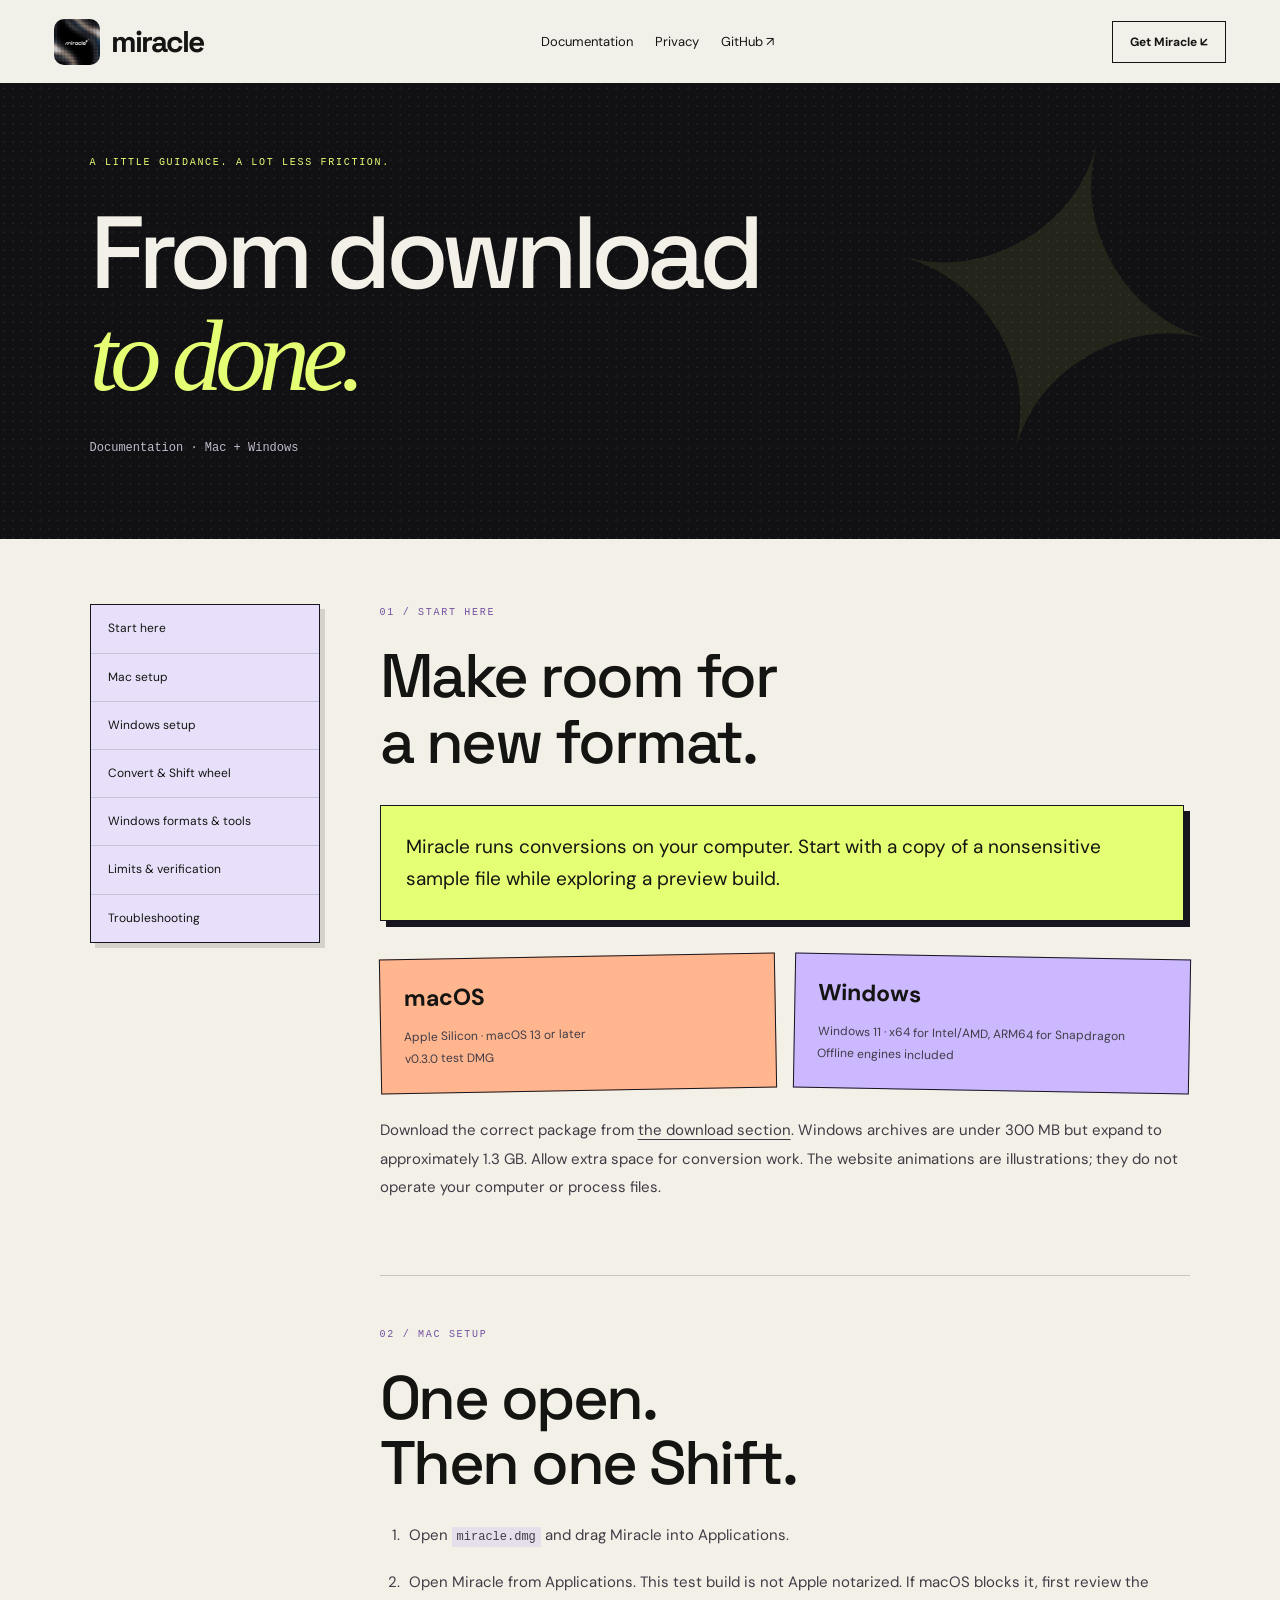
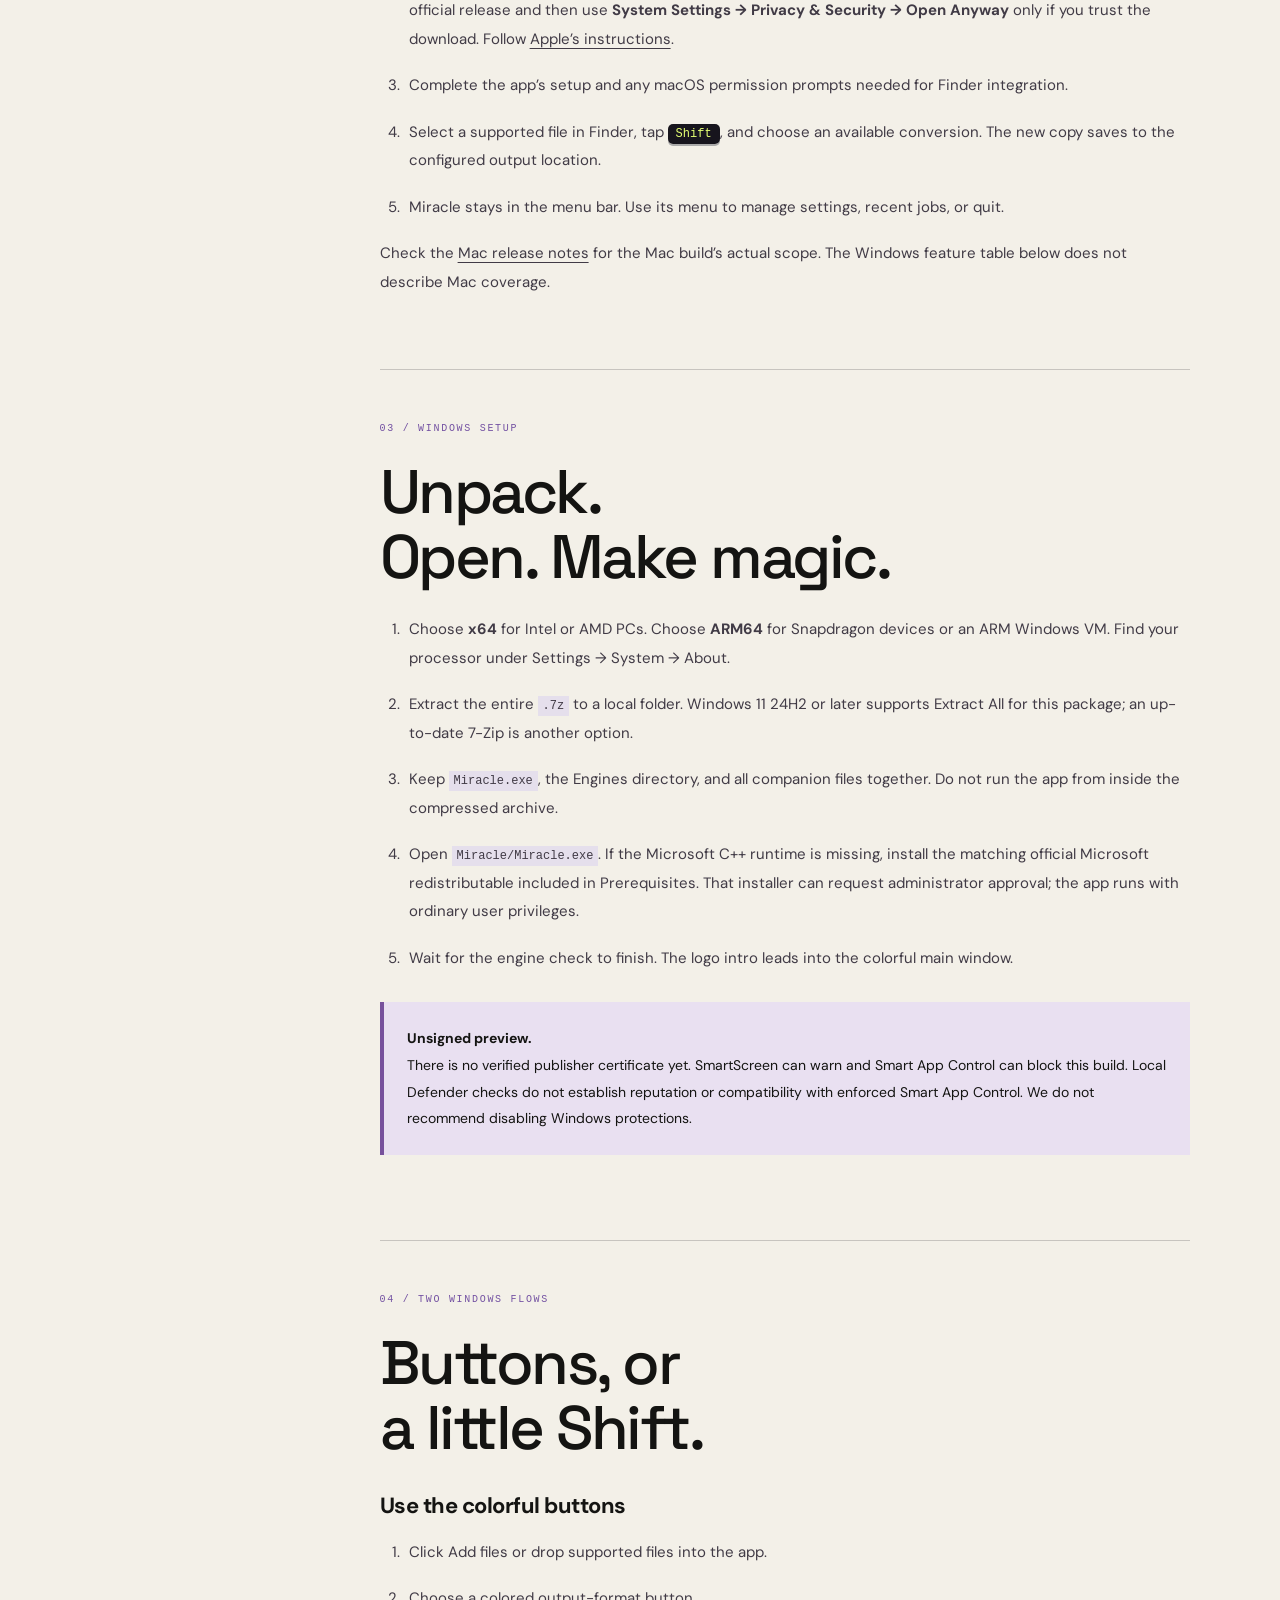
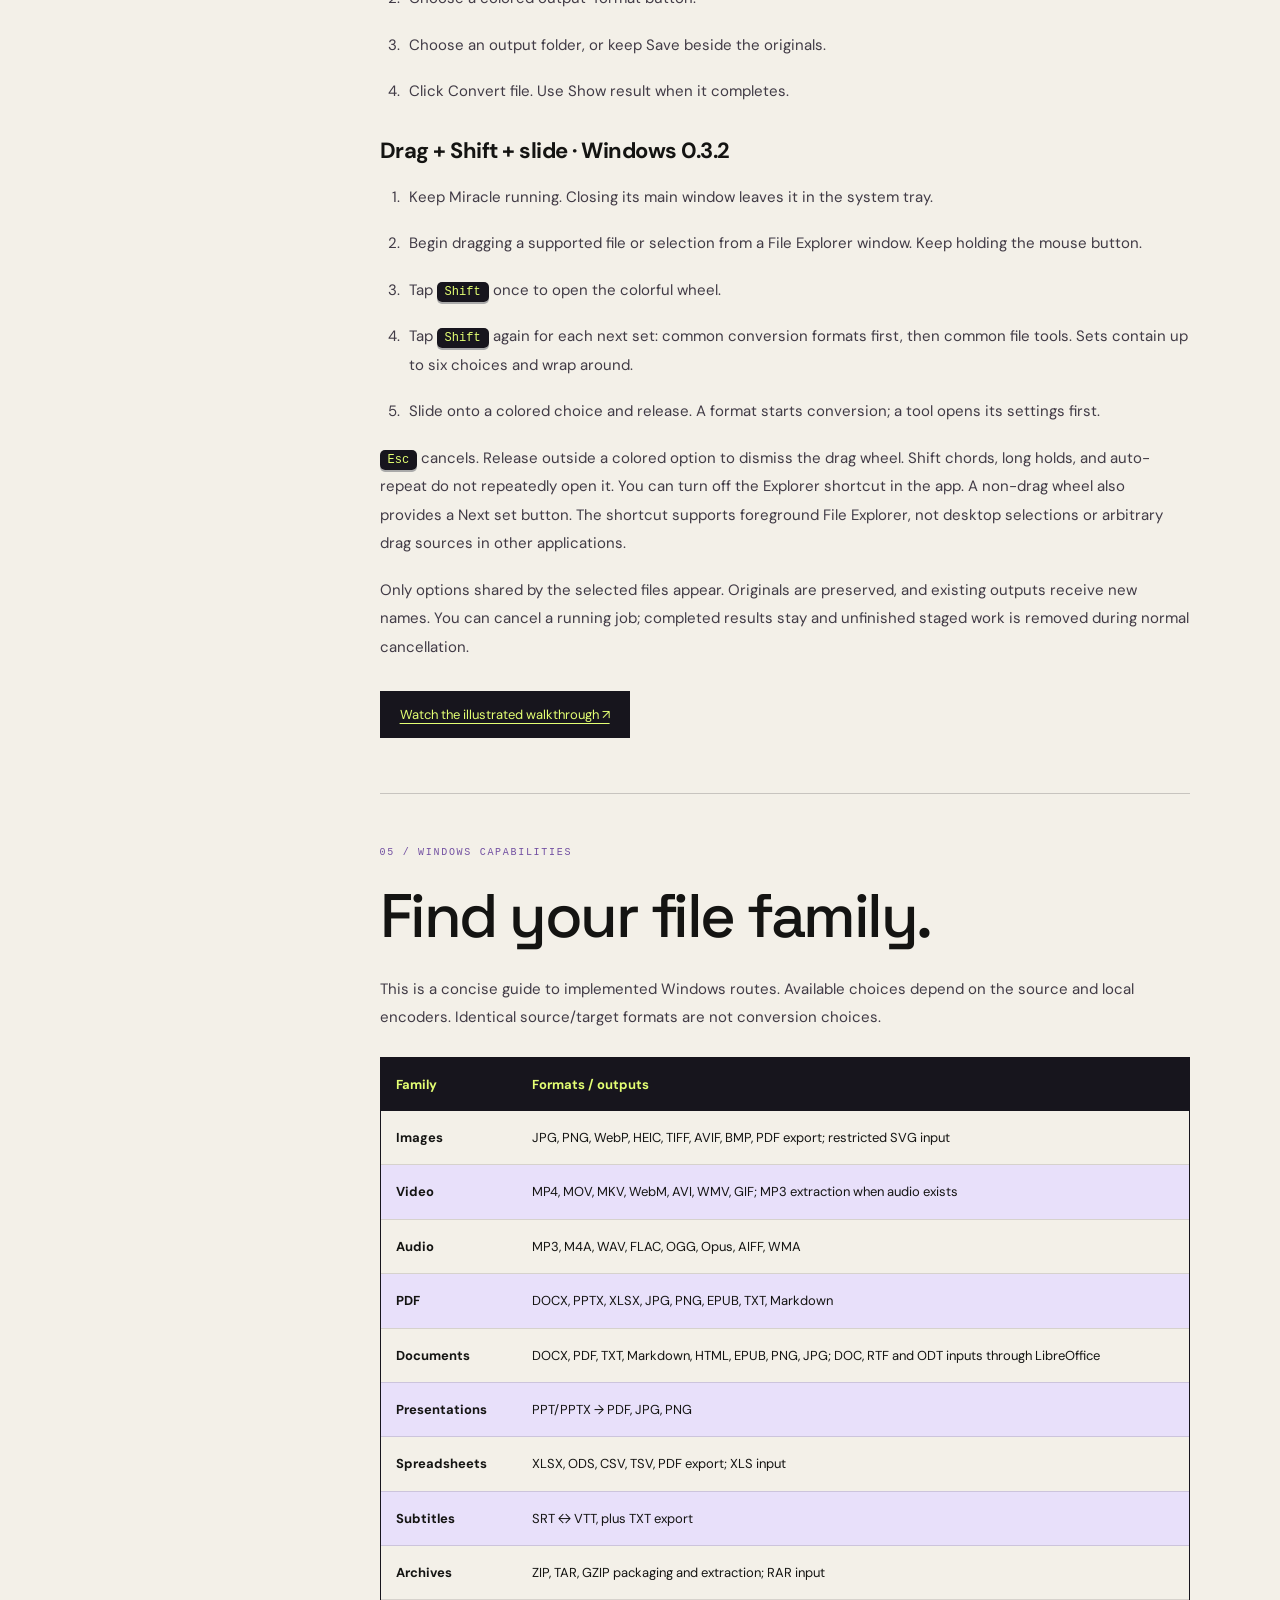
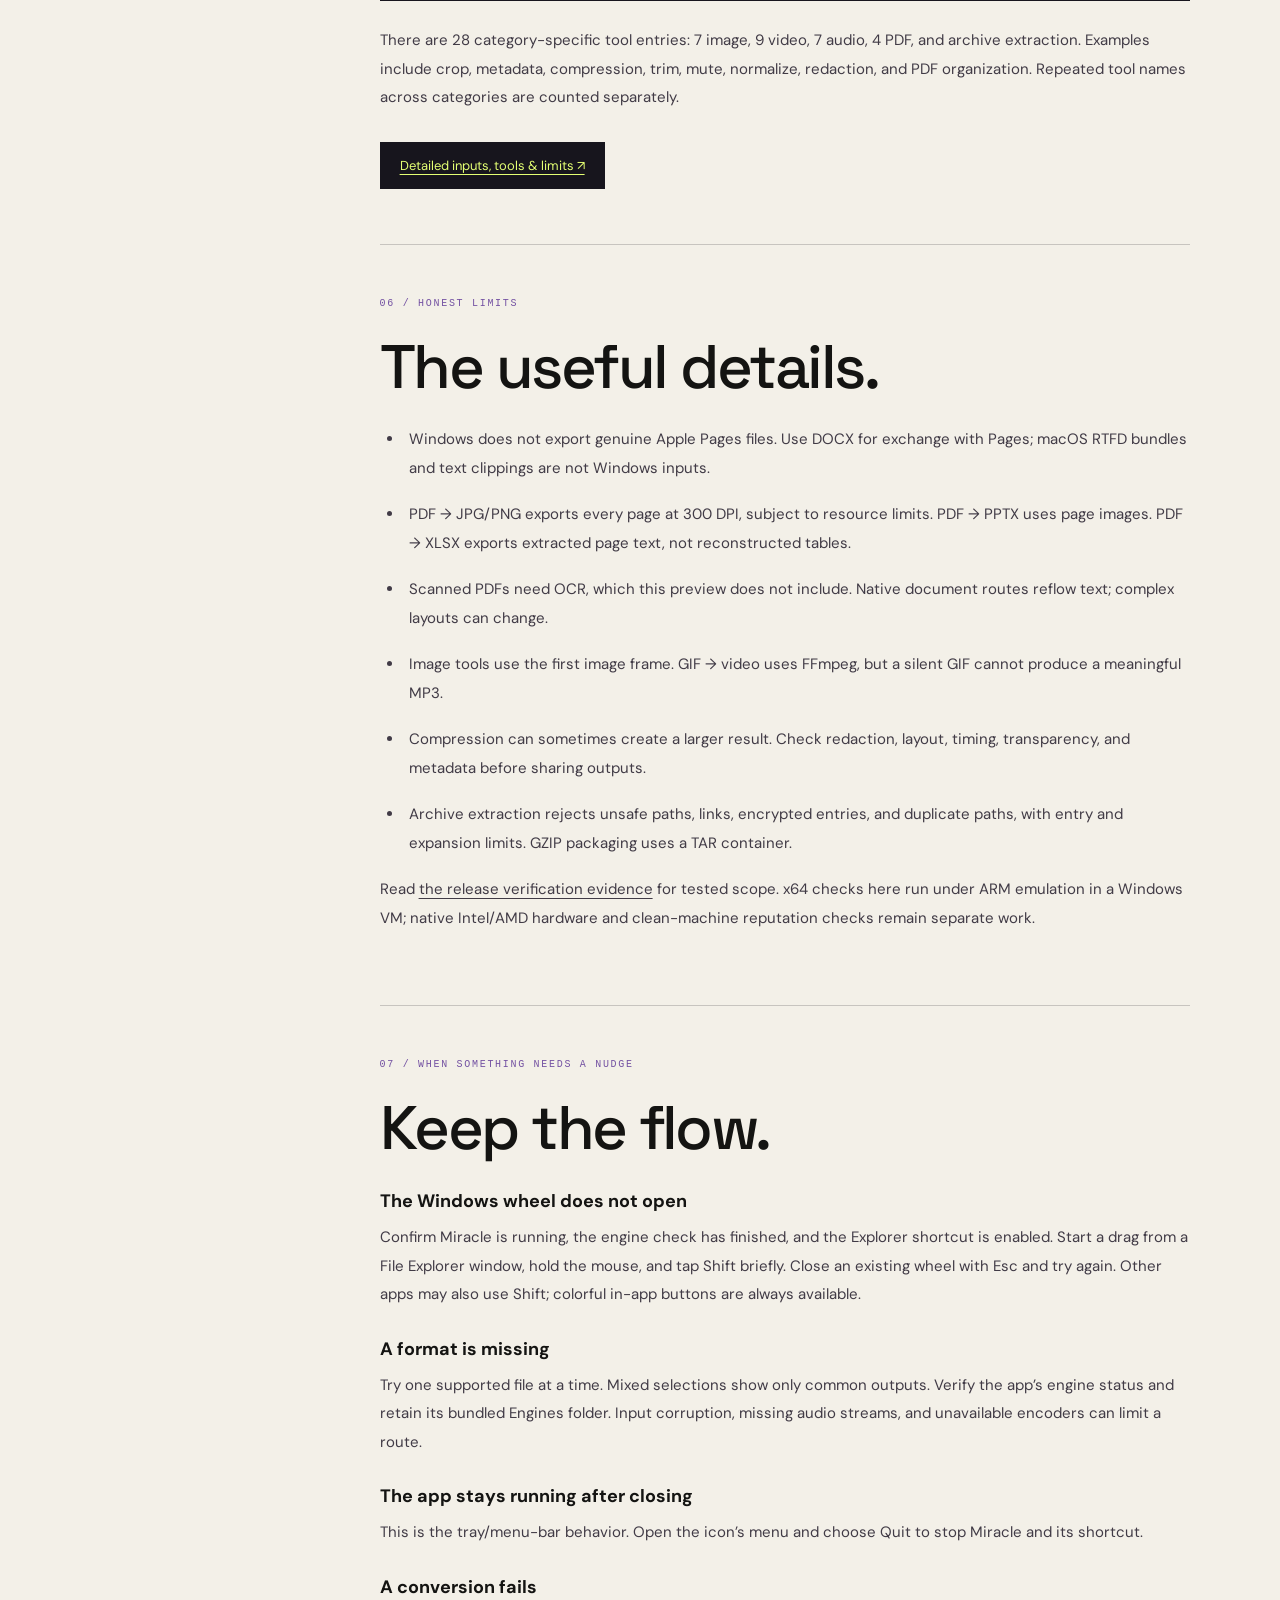
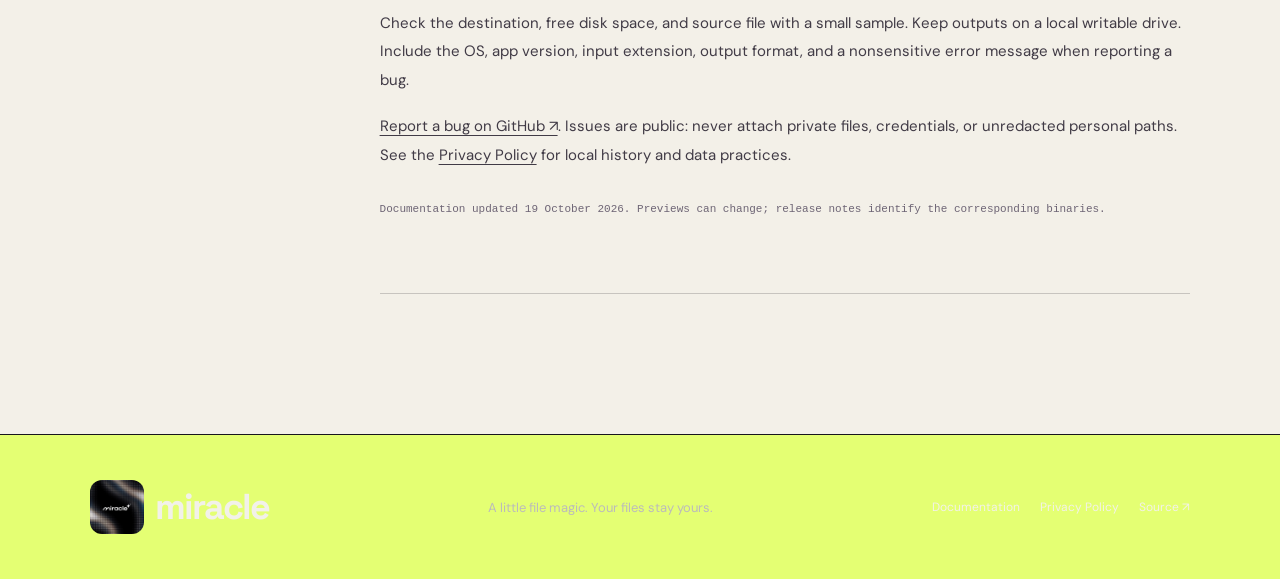
<file: website/documentation.html>
<!doctype html><html lang="en"><head><meta charset="utf-8"><meta name="viewport" content="width=device-width,initial-scale=1"><title>Documentation — Miracle</title><meta name="description" content="Install Miracle on Mac and Windows, use colorful format buttons or drag and Shift wheels, and understand local conversion limits."><meta name="theme-color" content="#111110"><link rel="icon" href="assets/favicon.png"><link rel="stylesheet" href="style.css"><link rel="stylesheet" href="guides.css"></head><body class="guide-page"><a class="skip-link" href="#content">Skip to content</a><header class="nav"><a href="index.html" class="wordmark" aria-label="Miracle home"><img src="assets/app-icon.png" alt="" width="46" height="46"><span class="brand-name">miracle</span></a><nav aria-label="Main navigation"><a href="documentation.html">Documentation</a><a href="privacy.html">Privacy</a><a href="https://github.com/ishuu9837/Miracle" target="_blank" rel="noopener">GitHub ↗</a></nav><a class="nav-download" href="index.html#download">Get Miracle ↙</a></header><main id="content"><section class="guide-hero"><span class="guide-kicker">A LITTLE GUIDANCE. A LOT LESS FRICTION.</span><h1>From download<br><em>to done.</em></h1><p>Documentation · Mac + Windows</p></section><div class="guide-layout"><aside class="guide-toc"><nav aria-label="On this page"><a href="#start">Start here</a><a href="#mac">Mac setup</a><a href="#windows">Windows setup</a><a href="#convert">Convert & Shift wheel</a><a href="#formats">Windows formats & tools</a><a href="#limits">Limits & verification</a><a href="#help">Troubleshooting</a></nav></aside><div class="guide-content"><section id="start"><span class="guide-kicker">01 / START HERE</span><h2>Make room for<br>a new format.</h2><div class="guide-callout">Miracle runs conversions on your computer. Start with a copy of a nonsensitive sample file while exploring a preview build.</div><div class="guide-platforms"><article><b>macOS</b><p>Apple Silicon · macOS 13 or later<br>v0.3.0 test DMG</p></article><article><b>Windows</b><p>Windows 11 · x64 for Intel/AMD, ARM64 for Snapdragon<br>Offline engines included</p></article></div><p>Download the correct package from <a href="index.html#download">the download section</a>. Windows archives are under 300 MB but expand to approximately 1.3 GB. Allow extra space for conversion work. The website animations are illustrations; they do not operate your computer or process files.</p></section>
<section id="mac"><span class="guide-kicker">02 / MAC SETUP</span><h2>One open.<br>Then one Shift.</h2><ol><li>Open <code>miracle.dmg</code> and drag Miracle into Applications.</li><li>Open Miracle from Applications. This test build is not Apple notarized. If macOS blocks it, first review the official release and then use <strong>System Settings → Privacy &amp; Security → Open Anyway</strong> only if you trust the download. Follow <a href="https://support.apple.com/102445" target="_blank" rel="noopener">Apple’s instructions</a>.</li><li>Complete the app’s setup and any macOS permission prompts needed for Finder integration.</li><li>Select a supported file in Finder, tap <kbd>Shift</kbd>, and choose an available conversion. The new copy saves to the configured output location.</li><li>Miracle stays in the menu bar. Use its menu to manage settings, recent jobs, or quit.</li></ol><p>Check the <a href="https://github.com/ishuu9837/Miracle/releases/tag/v0.3.0">Mac release notes</a> for the Mac build’s actual scope. The Windows feature table below does not describe Mac coverage.</p></section>
<section id="windows"><span class="guide-kicker">03 / WINDOWS SETUP</span><h2>Unpack.<br>Open. Make magic.</h2><ol><li>Choose <strong>x64</strong> for Intel or AMD PCs. Choose <strong>ARM64</strong> for Snapdragon devices or an ARM Windows VM. Find your processor under Settings → System → About.</li><li>Extract the entire <code>.7z</code> to a local folder. Windows 11 24H2 or later supports Extract All for this package; an up-to-date 7-Zip is another option.</li><li>Keep <code>Miracle.exe</code>, the Engines directory, and all companion files together. Do not run the app from inside the compressed archive.</li><li>Open <code>Miracle/Miracle.exe</code>. If the Microsoft C++ runtime is missing, install the matching official Microsoft redistributable included in Prerequisites. That installer can request administrator approval; the app runs with ordinary user privileges.</li><li>Wait for the engine check to finish. The logo intro leads into the colorful main window.</li></ol><div class="guide-notice"><strong>Unsigned preview.</strong> There is no verified publisher certificate yet. SmartScreen can warn and Smart App Control can block this build. Local Defender checks do not establish reputation or compatibility with enforced Smart App Control. We do not recommend disabling Windows protections.</div></section>
<section id="convert"><span class="guide-kicker">04 / TWO WINDOWS FLOWS</span><h2>Buttons, or<br>a little Shift.</h2><h3>Use the colorful buttons</h3><ol><li>Click Add files or drop supported files into the app.</li><li>Choose a colored output-format button.</li><li>Choose an output folder, or keep Save beside the originals.</li><li>Click Convert file. Use Show result when it completes.</li></ol><h3>Drag + Shift + slide · Windows 0.3.2</h3><ol><li>Keep Miracle running. Closing its main window leaves it in the system tray.</li><li>Begin dragging a supported file or selection from a File Explorer window. Keep holding the mouse button.</li><li>Tap <kbd>Shift</kbd> once to open the colorful wheel.</li><li>Tap <kbd>Shift</kbd> again for each next set: common conversion formats first, then common file tools. Sets contain up to six choices and wrap around.</li><li>Slide onto a colored choice and release. A format starts conversion; a tool opens its settings first.</li></ol><p><kbd>Esc</kbd> cancels. Release outside a colored option to dismiss the drag wheel. Shift chords, long holds, and auto-repeat do not repeatedly open it. You can turn off the Explorer shortcut in the app. A non-drag wheel also provides a Next set button. The shortcut supports foreground File Explorer, not desktop selections or arbitrary drag sources in other applications.</p><p>Only options shared by the selected files appear. Originals are preserved, and existing outputs receive new names. You can cancel a running job; completed results stay and unfinished staged work is removed during normal cancellation.</p><a class="guide-inline-link" href="index.html#walkthrough">Watch the illustrated walkthrough ↗</a></section>
<section id="formats"><span class="guide-kicker">05 / WINDOWS CAPABILITIES</span><h2>Find your file family.</h2><p>This is a concise guide to implemented Windows routes. Available choices depend on the source and local encoders. Identical source/target formats are not conversion choices.</p><div class="guide-table-wrap" tabindex="0" role="region" aria-label="Windows supported format families"><table><thead><tr><th>Family</th><th>Formats / outputs</th></tr></thead><tbody><tr><td>Images</td><td>JPG, PNG, WebP, HEIC, TIFF, AVIF, BMP, PDF export; restricted SVG input</td></tr><tr><td>Video</td><td>MP4, MOV, MKV, WebM, AVI, WMV, GIF; MP3 extraction when audio exists</td></tr><tr><td>Audio</td><td>MP3, M4A, WAV, FLAC, OGG, Opus, AIFF, WMA</td></tr><tr><td>PDF</td><td>DOCX, PPTX, XLSX, JPG, PNG, EPUB, TXT, Markdown</td></tr><tr><td>Documents</td><td>DOCX, PDF, TXT, Markdown, HTML, EPUB, PNG, JPG; DOC, RTF and ODT inputs through LibreOffice</td></tr><tr><td>Presentations</td><td>PPT/PPTX → PDF, JPG, PNG</td></tr><tr><td>Spreadsheets</td><td>XLSX, ODS, CSV, TSV, PDF export; XLS input</td></tr><tr><td>Subtitles</td><td>SRT ↔ VTT, plus TXT export</td></tr><tr><td>Archives</td><td>ZIP, TAR, GZIP packaging and extraction; RAR input</td></tr></tbody></table></div><p>There are 28 category-specific tool entries: 7 image, 9 video, 7 audio, 4 PDF, and archive extraction. Examples include crop, metadata, compression, trim, mute, normalize, redaction, and PDF organization. Repeated tool names across categories are counted separately.</p><a class="guide-inline-link" href="https://github.com/ishuu9837/Miracle/blob/main/Windows/FEATURES.md">Detailed inputs, tools &amp; limits ↗</a></section>
<section id="limits"><span class="guide-kicker">06 / HONEST LIMITS</span><h2>The useful details.</h2><ul><li>Windows does not export genuine Apple Pages files. Use DOCX for exchange with Pages; macOS RTFD bundles and text clippings are not Windows inputs.</li><li>PDF → JPG/PNG exports every page at 300 DPI, subject to resource limits. PDF → PPTX uses page images. PDF → XLSX exports extracted page text, not reconstructed tables.</li><li>Scanned PDFs need OCR, which this preview does not include. Native document routes reflow text; complex layouts can change.</li><li>Image tools use the first image frame. GIF → video uses FFmpeg, but a silent GIF cannot produce a meaningful MP3.</li><li>Compression can sometimes create a larger result. Check redaction, layout, timing, transparency, and metadata before sharing outputs.</li><li>Archive extraction rejects unsafe paths, links, encrypted entries, and duplicate paths, with entry and expansion limits. GZIP packaging uses a TAR container.</li></ul><p>Read <a href="https://github.com/ishuu9837/Miracle/tree/main/Windows/Verification">the release verification evidence</a> for tested scope. x64 checks here run under ARM emulation in a Windows VM; native Intel/AMD hardware and clean-machine reputation checks remain separate work.</p></section>
<section id="help"><span class="guide-kicker">07 / WHEN SOMETHING NEEDS A NUDGE</span><h2>Keep the flow.</h2><dl><dt>The Windows wheel does not open</dt><dd>Confirm Miracle is running, the engine check has finished, and the Explorer shortcut is enabled. Start a drag from a File Explorer window, hold the mouse, and tap Shift briefly. Close an existing wheel with Esc and try again. Other apps may also use Shift; colorful in-app buttons are always available.</dd><dt>A format is missing</dt><dd>Try one supported file at a time. Mixed selections show only common outputs. Verify the app’s engine status and retain its bundled Engines folder. Input corruption, missing audio streams, and unavailable encoders can limit a route.</dd><dt>The app stays running after closing</dt><dd>This is the tray/menu-bar behavior. Open the icon’s menu and choose Quit to stop Miracle and its shortcut.</dd><dt>A conversion fails</dt><dd>Check the destination, free disk space, and source file with a small sample. Keep outputs on a local writable drive. Include the OS, app version, input extension, output format, and a nonsensitive error message when reporting a bug.</dd></dl><p><a href="https://github.com/ishuu9837/Miracle/issues">Report a bug on GitHub ↗</a>. Issues are public: never attach private files, credentials, or unredacted personal paths. See the <a href="privacy.html">Privacy Policy</a> for local history and data practices.</p><p class="guide-fine">Documentation updated 19 October 2026. Previews can change; release notes identify the corresponding binaries.</p></section></div></div></main><footer class="guide-footer"><a href="index.html" class="wordmark"><img src="assets/app-icon.png" alt="" width="46" height="46"><span class="brand-name">miracle</span></a><p>A little file magic. Your files stay yours.</p><nav aria-label="Footer navigation"><a href="documentation.html">Documentation</a><a href="privacy.html">Privacy Policy</a><a href="https://github.com/ishuu9837/Miracle">Source ↗</a></nav></footer></body></html>
</file>
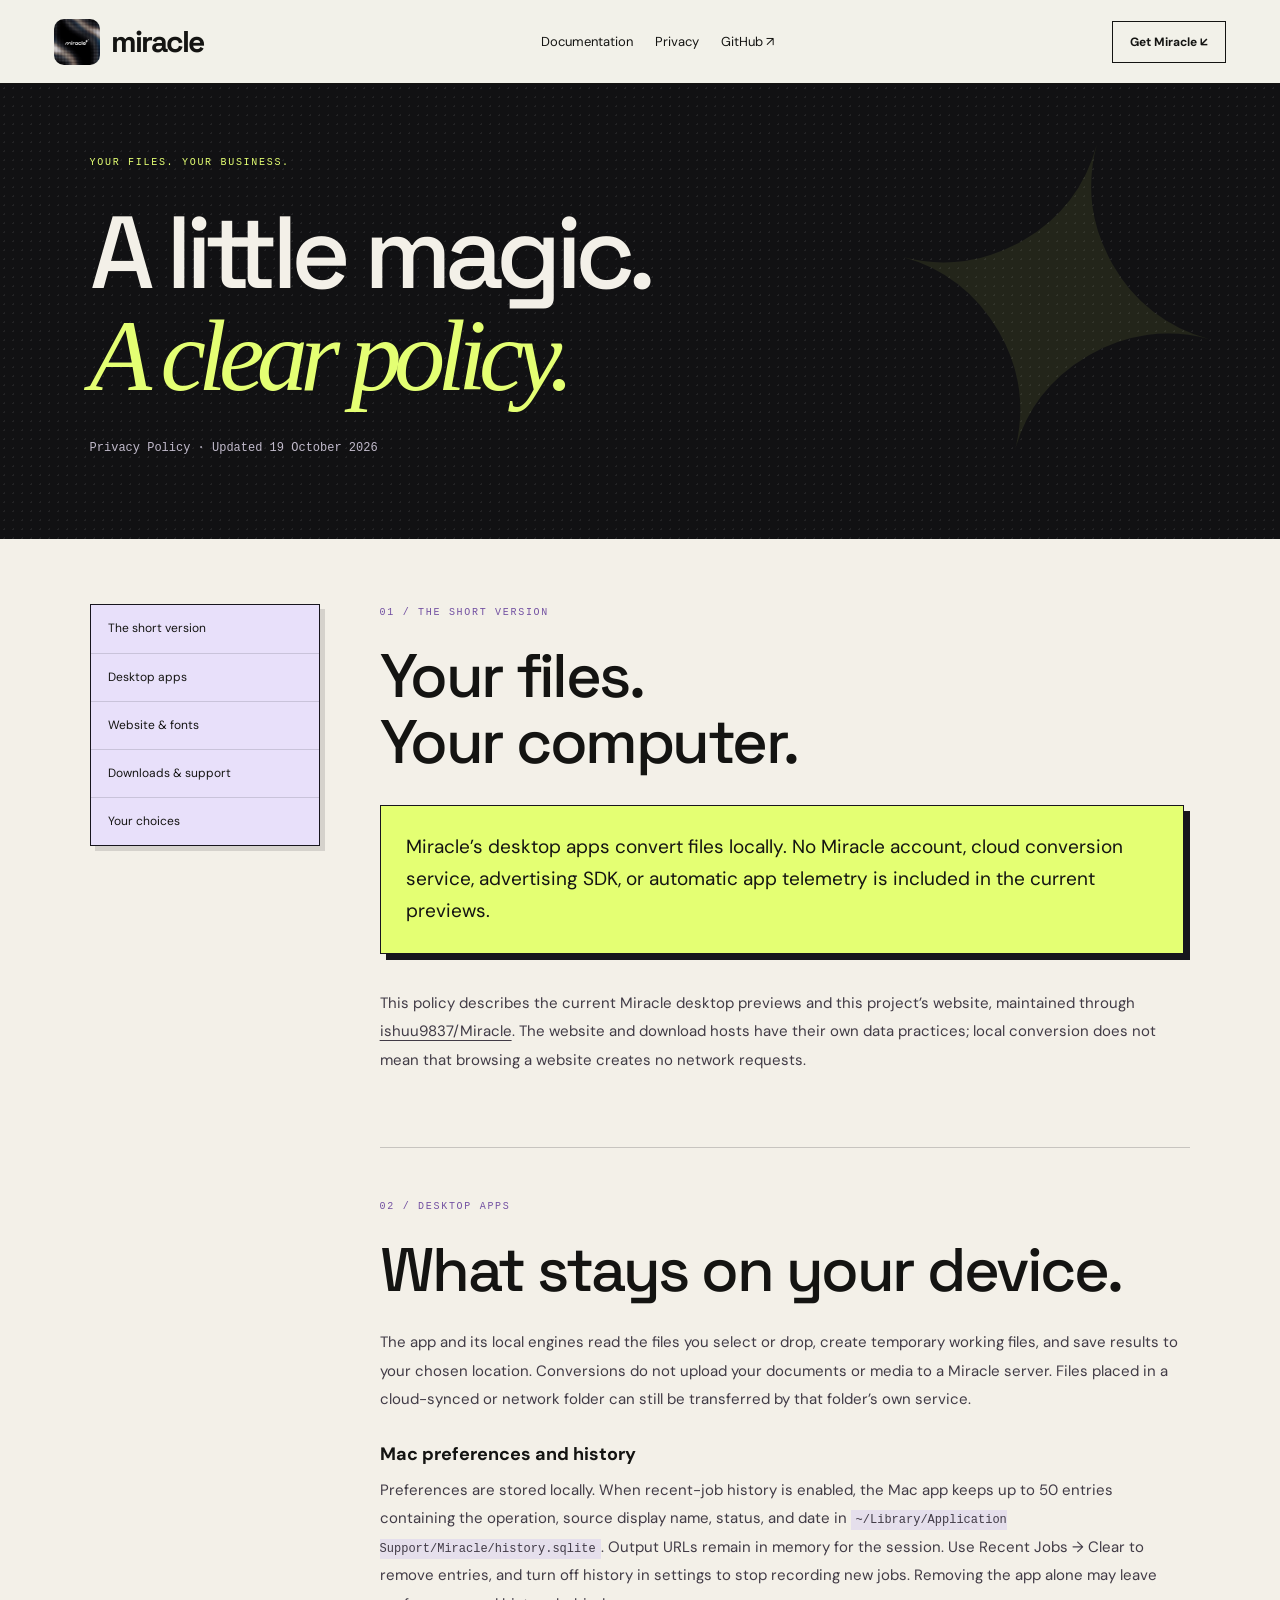
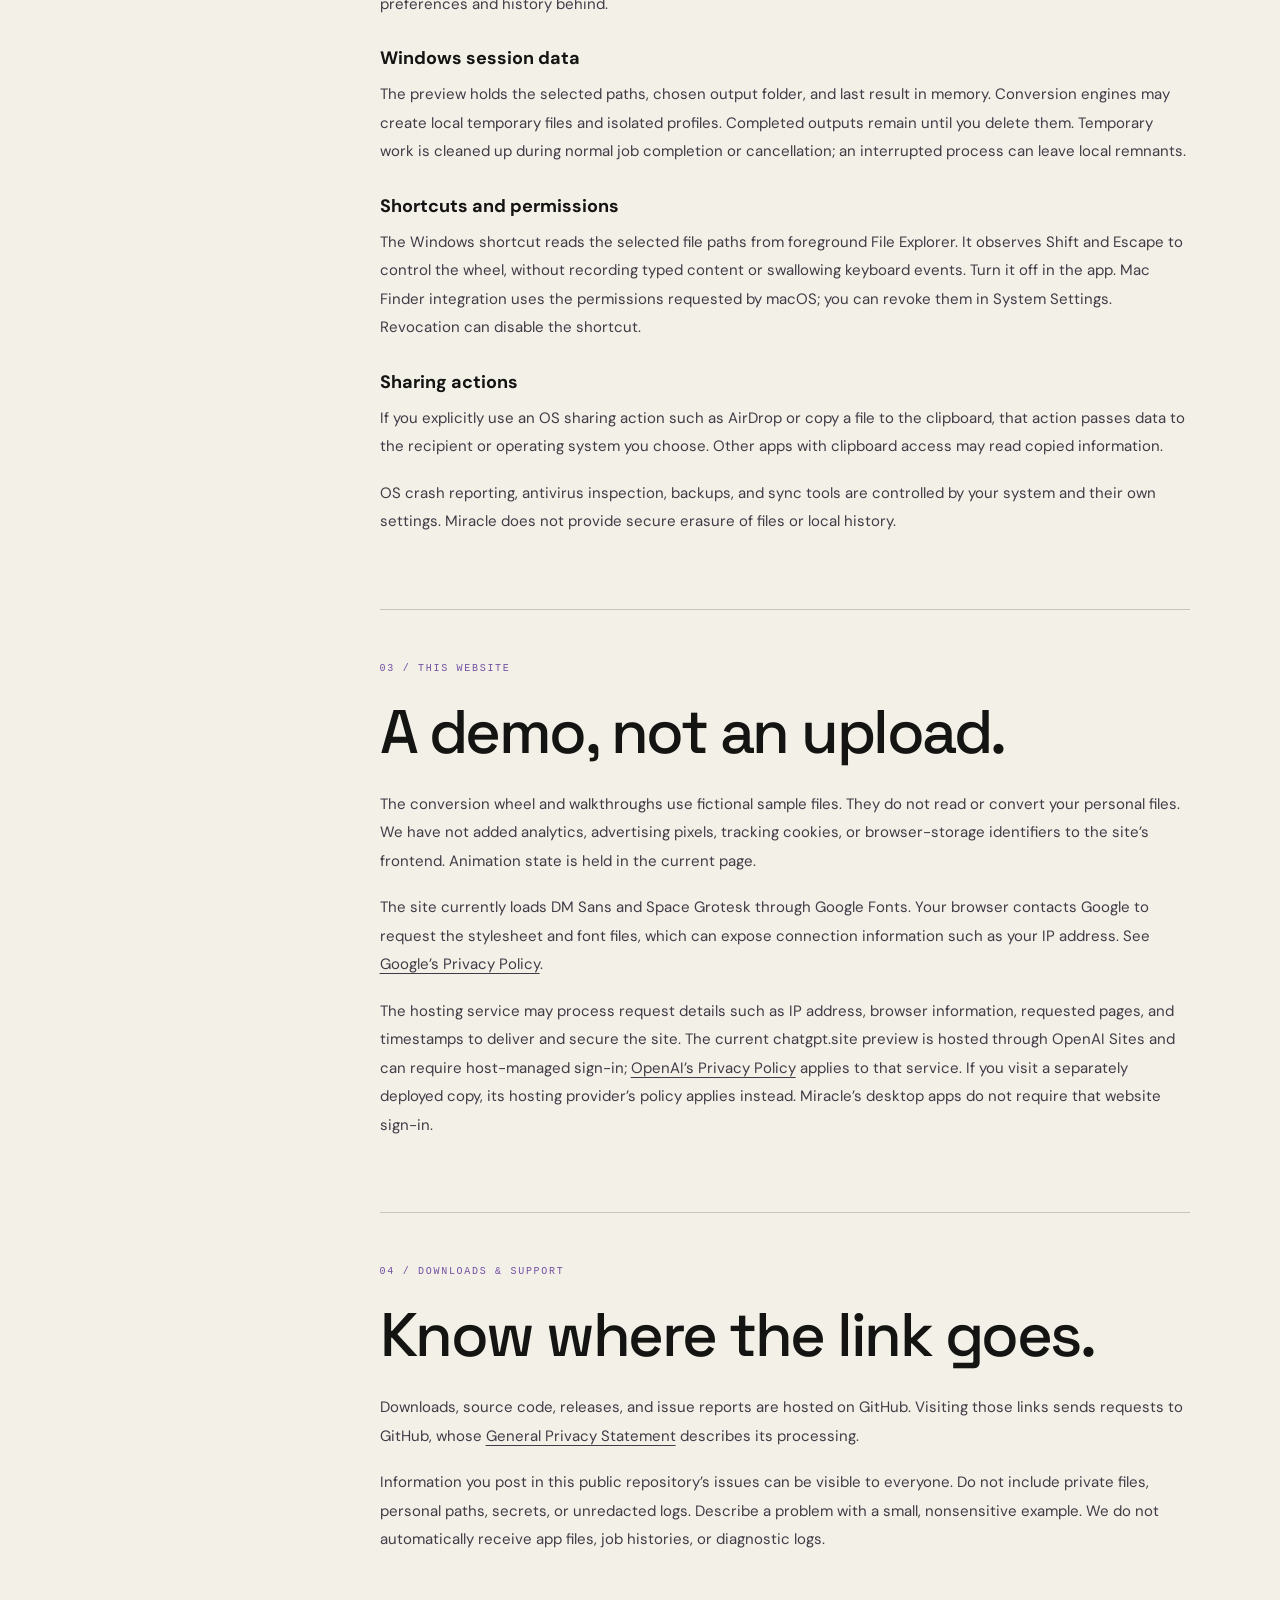
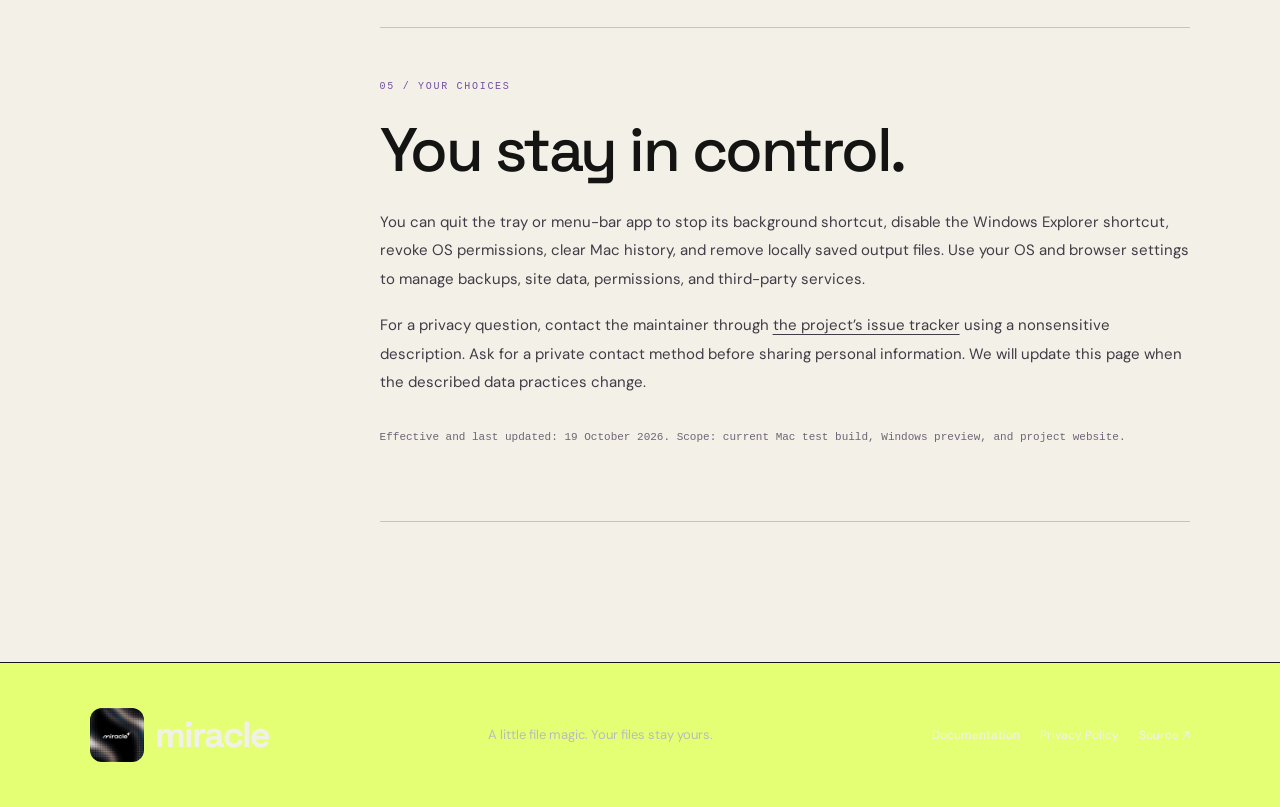
<file: website/privacy.html>
<!doctype html><html lang="en"><head><meta charset="utf-8"><meta name="viewport" content="width=device-width,initial-scale=1"><title>Privacy Policy — Miracle</title><meta name="description" content="How Miracle handles local files, job history, website requests, fonts, downloads and support."><meta name="theme-color" content="#111110"><link rel="icon" href="assets/favicon.png"><link rel="stylesheet" href="style.css"><link rel="stylesheet" href="guides.css"></head><body class="guide-page"><a class="skip-link" href="#content">Skip to content</a><header class="nav"><a href="index.html" class="wordmark" aria-label="Miracle home"><img src="assets/app-icon.png" alt="" width="46" height="46"><span class="brand-name">miracle</span></a><nav aria-label="Main navigation"><a href="documentation.html">Documentation</a><a href="privacy.html">Privacy</a><a href="https://github.com/ishuu9837/Miracle" target="_blank" rel="noopener">GitHub ↗</a></nav><a class="nav-download" href="index.html#download">Get Miracle ↙</a></header><main id="content"><section class="guide-hero"><span class="guide-kicker">YOUR FILES. YOUR BUSINESS.</span><h1>A little magic.<br><em>A clear policy.</em></h1><p>Privacy Policy · Updated 19 October 2026</p></section><div class="guide-layout"><aside class="guide-toc"><nav aria-label="On this page"><a href="#scope">The short version</a><a href="#desktop">Desktop apps</a><a href="#website-data">Website & fonts</a><a href="#downloads">Downloads & support</a><a href="#choices">Your choices</a></nav></aside><div class="guide-content"><section id="scope"><span class="guide-kicker">01 / THE SHORT VERSION</span><h2>Your files.<br>Your computer.</h2><div class="guide-callout">Miracle’s desktop apps convert files locally. No Miracle account, cloud conversion service, advertising SDK, or automatic app telemetry is included in the current previews.</div><p>This policy describes the current Miracle desktop previews and this project’s website, maintained through <a href="https://github.com/ishuu9837/Miracle">ishuu9837/Miracle</a>. The website and download hosts have their own data practices; local conversion does not mean that browsing a website creates no network requests.</p></section>
<section id="desktop"><span class="guide-kicker">02 / DESKTOP APPS</span><h2>What stays on your device.</h2><p>The app and its local engines read the files you select or drop, create temporary working files, and save results to your chosen location. Conversions do not upload your documents or media to a Miracle server. Files placed in a cloud-synced or network folder can still be transferred by that folder’s own service.</p><dl><dt>Mac preferences and history</dt><dd>Preferences are stored locally. When recent-job history is enabled, the Mac app keeps up to 50 entries containing the operation, source display name, status, and date in <code>~/Library/Application Support/Miracle/history.sqlite</code>. Output URLs remain in memory for the session. Use Recent Jobs → Clear to remove entries, and turn off history in settings to stop recording new jobs. Removing the app alone may leave preferences and history behind.</dd><dt>Windows session data</dt><dd>The preview holds the selected paths, chosen output folder, and last result in memory. Conversion engines may create local temporary files and isolated profiles. Completed outputs remain until you delete them. Temporary work is cleaned up during normal job completion or cancellation; an interrupted process can leave local remnants.</dd><dt>Shortcuts and permissions</dt><dd>The Windows shortcut reads the selected file paths from foreground File Explorer. It observes Shift and Escape to control the wheel, without recording typed content or swallowing keyboard events. Turn it off in the app. Mac Finder integration uses the permissions requested by macOS; you can revoke them in System Settings. Revocation can disable the shortcut.</dd><dt>Sharing actions</dt><dd>If you explicitly use an OS sharing action such as AirDrop or copy a file to the clipboard, that action passes data to the recipient or operating system you choose. Other apps with clipboard access may read copied information.</dd></dl><p>OS crash reporting, antivirus inspection, backups, and sync tools are controlled by your system and their own settings. Miracle does not provide secure erasure of files or local history.</p></section>
<section id="website-data"><span class="guide-kicker">03 / THIS WEBSITE</span><h2>A demo, not an upload.</h2><p>The conversion wheel and walkthroughs use fictional sample files. They do not read or convert your personal files. We have not added analytics, advertising pixels, tracking cookies, or browser-storage identifiers to the site’s frontend. Animation state is held in the current page.</p><p>The site currently loads DM Sans and Space Grotesk through Google Fonts. Your browser contacts Google to request the stylesheet and font files, which can expose connection information such as your IP address. See <a href="https://policies.google.com/privacy" target="_blank" rel="noopener">Google’s Privacy Policy</a>.</p><p>The hosting service may process request details such as IP address, browser information, requested pages, and timestamps to deliver and secure the site. The current chatgpt.site preview is hosted through OpenAI Sites and can require host-managed sign-in; <a href="https://openai.com/policies/privacy-policy/" target="_blank" rel="noopener">OpenAI’s Privacy Policy</a> applies to that service. If you visit a separately deployed copy, its hosting provider’s policy applies instead. Miracle’s desktop apps do not require that website sign-in.</p></section>
<section id="downloads"><span class="guide-kicker">04 / DOWNLOADS &amp; SUPPORT</span><h2>Know where the link goes.</h2><p>Downloads, source code, releases, and issue reports are hosted on GitHub. Visiting those links sends requests to GitHub, whose <a href="https://docs.github.com/en/site-policy/privacy-policies/github-general-privacy-statement" target="_blank" rel="noopener">General Privacy Statement</a> describes its processing.</p><p>Information you post in this public repository’s issues can be visible to everyone. Do not include private files, personal paths, secrets, or unredacted logs. Describe a problem with a small, nonsensitive example. We do not automatically receive app files, job histories, or diagnostic logs.</p></section>
<section id="choices"><span class="guide-kicker">05 / YOUR CHOICES</span><h2>You stay in control.</h2><p>You can quit the tray or menu-bar app to stop its background shortcut, disable the Windows Explorer shortcut, revoke OS permissions, clear Mac history, and remove locally saved output files. Use your OS and browser settings to manage backups, site data, permissions, and third-party services.</p><p>For a privacy question, contact the maintainer through <a href="https://github.com/ishuu9837/Miracle/issues">the project’s issue tracker</a> using a nonsensitive description. Ask for a private contact method before sharing personal information. We will update this page when the described data practices change.</p><p class="guide-fine">Effective and last updated: 19 October 2026. Scope: current Mac test build, Windows preview, and project website.</p></section></div></div></main><footer class="guide-footer"><a href="index.html" class="wordmark"><img src="assets/app-icon.png" alt="" width="46" height="46"><span class="brand-name">miracle</span></a><p>A little file magic. Your files stay yours.</p><nav aria-label="Footer navigation"><a href="documentation.html">Documentation</a><a href="privacy.html">Privacy Policy</a><a href="https://github.com/ishuu9837/Miracle">Source ↗</a></nav></footer></body></html>
</file>
<file: website/style.css>
@import url('https://fonts.googleapis.com/css2?family=DM+Sans:wght@400;500;600;700&family=Space+Grotesk:wght@400;500;600;700&display=swap');
:root{--ink:#141412;--paper:#f2f1e9;--acid:#e3ff65;--line:#c9c9bf;--mono:ui-monospace,SFMono-Regular,Consolas,monospace}*{box-sizing:border-box}html{scroll-behavior:smooth;scroll-padding-top:85px}body{margin:0;background:var(--paper);color:var(--ink);font-family:'DM Sans',sans-serif}a{color:inherit;text-decoration:none}button,a{-webkit-tap-highlight-color:transparent}button{font:inherit}a:focus-visible,button:focus-visible,[tabindex]:focus-visible{outline:3px solid #8b55ff;outline-offset:5px}::selection{background:var(--acid);color:var(--ink)}.nav{height:84px;padding:0 4.2%;display:flex;align-items:center;justify-content:space-between;border-bottom:1px solid var(--ink);background:var(--paper);position:relative;z-index:2}.wordmark{font-family:'Space Grotesk',sans-serif;font-size:34px;font-weight:700;letter-spacing:-2.6px}.wordmark span{font-size:27px;vertical-align:top;margin-left:3px}.nav nav{display:flex;gap:35px;font-size:13px}.nav nav a:hover{text-decoration:underline;text-underline-offset:5px}.nav-download{border:1px solid var(--ink);padding:12px 17px;font-size:12px;font-weight:700}.nav-download span{margin-left:23px}.hero{background:#111110;color:#fff;position:relative;overflow:hidden;min-height:850px;padding:24px 4.2% 0;display:grid;grid-template-columns:1.1fr 1fr;column-gap:6%;isolation:isolate}.hero-art{position:absolute;inset:0;z-index:-1;background:linear-gradient(90deg,rgba(0,0,0,.35),rgba(0,0,0,.65)),url('assets/miracle-art.png') center 35%/cover;opacity:.37;filter:grayscale(1)}.hero-art:after{content:'';position:absolute;inset:0;background:linear-gradient(0deg,#111110,transparent 35%,transparent 80%,#111110)}.hero-top,.hero-bottom{grid-column:1/-1;display:flex;justify-content:space-between;font:10px var(--mono);letter-spacing:1px}.hero-top{height:55px;color:#d1d1c7}.hero-top i{display:inline-block;width:6px;height:6px;border-radius:50%;background:var(--acid);margin-right:8px}.hero-copy{position:relative;padding-top:35px;padding-bottom:70px}.eyebrow{font:10px var(--mono);letter-spacing:1.7px}.hero-copy .eyebrow{color:var(--acid)}h1,h2,h3,p{margin:0}h1,h2{font-family:'Space Grotesk',sans-serif;letter-spacing:-.065em;font-weight:500;line-height:.92}h1{font-size:clamp(90px,8.6vw,145px);position:relative;margin:29px 0 27px;white-space:nowrap}em{font-family:Georgia,serif;font-weight:400;letter-spacing:-.075em}.heading-star{font-size:.42em;position:absolute;right:-10px;top:8px;color:var(--acid);transform:rotate(10deg)}.hero-copy p{font-size:18px;line-height:1.6;color:#d6d6cf}.button{display:inline-flex;align-items:center;justify-content:space-between;gap:36px;min-height:59px;padding:18px 24px;font-size:14px;font-weight:700;transition:transform .2s,box-shadow .2s}.button:hover{transform:translate(-3px,-3px);box-shadow:5px 5px 0 #fff5}.yellow{background:var(--acid);color:var(--ink);margin-top:30px}.button span{font-size:19px}.hero-note{font:9px var(--mono);letter-spacing:.5px;margin-top:20px;color:#ccc}.hero-note span{margin:0 12px;color:var(--acid)}.hero-demo{background:var(--paper);color:var(--ink);margin-top:34px;align-self:start;border:1px solid #aaa;transform:rotate(3deg);box-shadow:13px 13px 0 #ffffff12}.demo-label,.demo-bottom{display:flex;align-items:center;gap:8px;font:8px var(--mono);letter-spacing:.7px;padding:16px 19px;border-bottom:1px solid var(--line)}.demo-label span:last-child{margin-left:auto;color:#666}.dot{height:5px;width:5px;border-radius:50%;background:var(--ink)}.demo-stage{padding:28px 20px 20px;background:radial-gradient(#bdbdb2 .7px,transparent .7px) 0 0/6px 6px}.file-chip{background:var(--paper);border:1px solid #aaa;padding:12px 15px;display:flex;align-items:center;gap:13px;width:85%;margin:auto;box-shadow:3px 3px 0 #ccc}.file-chip span:nth-child(2){font-size:12px;font-weight:600;flex:1}.file-chip small{display:block;color:#777;font-weight:400;font-size:10px;margin-top:4px}.file-icon{font-size:33px}.small-arrow{font-size:22px}.wheel{width:295px;height:295px;margin:22px auto 10px;position:relative;border-radius:50%;background:#dfdfd5;box-shadow:0 6px 20px #0001;border:1px solid #aaa}.wheel-orbit{position:absolute;inset:13px;border:1px dashed #999;border-radius:50%}.format{border:1px solid #bbb;background:var(--paper);width:75px;height:55px;position:absolute;border-radius:14px;cursor:pointer;font:600 13px 'Space Grotesk',sans-serif;box-shadow:0 2px 0 #aaa;transition:background .2s,transform .2s}.format:hover{transform:scale(1.08)}.format.active{background:var(--ink);color:var(--acid);border-color:var(--ink)}.f0{left:109px;top:17px}.f1{right:14px;top:77px}.f2{right:14px;bottom:77px}.f3{left:109px;bottom:17px}.f4{left:14px;bottom:77px}.f5{left:14px;top:77px}.wheel-center{position:absolute;inset:95px;border-radius:50%;background:var(--acid);display:flex;flex-direction:column;justify-content:center;align-items:center;border:1px solid #aaa;font-size:13px}.wheel-center span:nth-child(2){font-size:20px;margin:1px}.wheel-center strong{font-size:18px}.demo-caption{display:flex;align-items:center;justify-content:center;gap:13px;margin-top:20px;background:var(--paper);padding:9px}.demo-caption kbd{font-size:28px;border:1px solid #bbb;border-radius:7px;box-shadow:0 3px 0 #bbb;padding:4px 12px;background:#fafaf5}.demo-caption>span{font-size:12px}.demo-caption small{display:block;font-size:10px;color:#777;margin-top:5px}.demo-bottom{border-top:1px solid var(--line);border-bottom:0;justify-content:space-between;padding:14px 19px}.hero-bottom{align-self:end;padding:25px 0;border-top:1px solid #ffffff40;font-size:9px;color:#aaa}.hero-bottom a{color:#fff}.ticker{overflow:hidden;background:var(--acid);border-top:1px solid var(--ink);border-bottom:1px solid var(--ink);padding:17px 0;font:500 23px 'Space Grotesk',sans-serif;letter-spacing:-1px}.ticker div{white-space:nowrap;width:max-content;animation:ticker 35s linear infinite}@keyframes ticker{to{transform:translateX(-33.333%)}}.section{padding:65px 6% 85px}.section-top{display:flex;justify-content:space-between;font:9px var(--mono);letter-spacing:1px;padding-bottom:24px;border-bottom:1px solid var(--line)}.magic-heading,.formats-heading{display:flex;align-items:flex-end;justify-content:space-between;margin:45px 0}.magic-heading h2,.formats-heading h2{font-size:clamp(55px,6.5vw,95px)}.magic-heading h2 span{color:#828278}.magic-heading p,.formats-heading p{font-size:14px;line-height:1.8;max-width:320px}.steps{display:grid;grid-template-columns:repeat(3,1fr);border:1px solid var(--ink)}.step{padding:26px 30px 33px;border-right:1px solid var(--ink)}.step:last-child{border:0}.step-num{font:12px var(--mono)}.step-graphic{height:190px;display:flex;justify-content:center;align-items:center;position:relative}.mini-file{display:flex;align-items:flex-end;padding:13px;background:var(--paper);border:1.5px solid var(--ink);height:95px;width:77px;box-shadow:7px 7px 0 #cccdc2;font:600 19px 'Space Grotesk',sans-serif;transform:rotate(-9deg)}.cursor{font-size:65px;position:absolute;left:55%;top:45%;text-shadow:2px 2px var(--paper)}.step h3{font:500 27px 'Space Grotesk',sans-serif;letter-spacing:-1px;margin-bottom:13px}.step p{font-size:13px;line-height:1.7;color:#666;max-width:260px}.dark-step{background:var(--ink);color:var(--paper)}.dark-step p{color:#bcbcb2}.big-key{height:100px;width:105px;background:var(--acid);color:var(--ink);border-radius:16px;box-shadow:0 7px 0 #8d9d46;font-size:45px;padding:3px 18px;transform:rotate(8deg)}.big-key small{display:block;font-size:13px}.key-spark{position:absolute;font-size:39px;right:8%;top:25px;color:var(--acid)}.done-graphic .mini-file{transform:rotate(8deg)}.done{position:absolute;background:var(--acid);border:1px solid var(--ink);border-radius:50%;width:40px;height:40px;text-align:center;line-height:37px;font-size:22px;left:56%;top:51%}.statement{background:var(--ink);color:var(--paper);padding:70px 8%;position:relative;overflow:hidden}.statement:before{content:'';background:url('assets/miracle-art.png') center/cover;position:absolute;inset:0;opacity:.13;pointer-events:none}.statement>*{position:relative}.statement-kicker{font:10px var(--mono);letter-spacing:2px;color:var(--acid)}.statement h2{font-size:clamp(70px,10vw,150px);margin:45px 0 55px}.statement h2 em{color:var(--acid)}.statement-footer{display:flex;align-items:center;gap:40px}.huge-star{font-size:95px;line-height:1;color:var(--acid)}.statement-footer p{font-size:16px;line-height:1.7;max-width:420px}.stamp{border:1px solid var(--acid);color:var(--acid);padding:20px;border-radius:50%;font:32px var(--mono);text-align:center;transform:rotate(13deg);margin-left:auto}.stamp small{font-size:9px;display:block;margin-top:6px}.formats-heading p a{display:inline-block;border-bottom:1px solid var(--ink);margin-top:13px}.format-tabs{display:flex;border-bottom:1px solid var(--ink);gap:8px}.format-tabs button{border:1px solid var(--line);border-bottom:none;background:transparent;padding:16px 26px;cursor:pointer;font-size:13px}.format-tabs button[aria-selected=true]{background:var(--ink);color:var(--acid);border-color:var(--ink)}.format-tabs button:hover{background:#ddded0}.format-panel{border:1px solid var(--ink);border-top:0;padding:50px 40px;display:flex;gap:45px;align-items:center;position:relative;overflow:hidden;min-height:300px}.format-symbol{font-size:110px}.format-eyebrow{font:9px var(--mono);letter-spacing:1px;margin-bottom:18px}.format-names{font:500 clamp(25px,3vw,44px)/1.5 'Space Grotesk',sans-serif;letter-spacing:-1.5px}.format-names span{color:#909184;font-weight:400;margin:0 6px}.format-panel p{font-size:12px;color:#666;margin-top:16px;max-width:600px;line-height:1.6}.panel-star{font-size:140px;position:absolute;right:25px;bottom:-43px;color:#d5d7c9;z-index:-1}.open-source{padding:65px 6%;border-top:1px solid var(--ink);border-bottom:1px solid var(--ink);background:var(--acid);display:grid;grid-template-columns:1fr 1fr;gap:10%}.open-source h2{font-size:clamp(65px,7vw,105px);margin-top:35px}.open-right{display:flex;flex-direction:column;align-items:flex-start;justify-content:center}.code-art{font:60px var(--mono);letter-spacing:12px;margin-bottom:25px}.open-right p{font-size:15px;line-height:1.8}.text-link{display:flex;justify-content:space-between;width:100%;border-bottom:1px solid var(--ink);padding:20px 0 12px;font-weight:600;margin-bottom:20px}.open-right small{font:8px/1.8 var(--mono);letter-spacing:.5px;max-width:310px}.download{background:var(--paper);position:relative;overflow:hidden}.download:before{content:'✦';position:absolute;font-size:640px;color:#e6e7dc;right:-220px;top:30px;line-height:1;transform:rotate(12deg)}.download-content{position:relative;text-align:center;padding:60px 0 0}.download-icon{display:inline-flex;align-items:center;justify-content:center;background:var(--ink);color:var(--acid);font-size:56px;width:95px;height:95px;border-radius:23px;box-shadow:6px 6px 0 #cacbbd;transform:rotate(-9deg);margin-bottom:35px}.download-content .eyebrow{display:block}.download h2{font-size:clamp(70px,8vw,115px);margin:25px 0 35px}.black{background:var(--ink);color:var(--paper);min-width:300px}.black span{font:11px var(--mono);color:var(--acid)}.download-meta{font:10px/2 var(--mono);margin-top:20px;color:#666}.download-meta span{padding:0 6px}.test-note{display:flex;align-items:flex-start;text-align:left;gap:13px;max-width:490px;margin:30px auto 15px;border-top:1px solid var(--line);padding-top:18px}.test-note>span{font:8px var(--mono);border:1px solid #999;padding:5px;white-space:nowrap}.test-note p{font-size:11px;line-height:1.7;color:#666}.release-link{font-size:11px;text-decoration:underline;text-underline-offset:4px}footer{padding:45px 4.2% 25px;background:var(--ink);color:var(--paper);display:grid;grid-template-columns:1fr 1fr;align-items:center;gap:20px}footer .wordmark{font-size:44px}footer p{font-size:12px;text-align:right;color:#bbb}footer>div{display:flex;gap:24px;font-size:11px}footer>small{text-align:right;font:8px var(--mono);color:#999}footer a:hover{color:var(--acid)}
@media(min-width:1600px){.hero{padding-left:8%;padding-right:8%;column-gap:8%}.heading-star{right:10%}}@media(max-width:1050px){h1{font-size:9vw}.hero{column-gap:4%;min-height:760px}.hero-copy p{font-size:15px}.hero-demo{margin-top:40px}.demo-label{font-size:7px}.wheel{transform:scale(.9);margin:-1px auto -3px}.step{padding:23px}.step h3{font-size:23px}.magic-heading p,.formats-heading p{max-width:270px}.hero-note{font-size:8px}.hero-note span{margin:0 4px}}@media(max-width:760px){.nav{height:70px;padding:0 5%}.nav nav{display:none}.nav .wordmark{font-size:30px}.nav-download{font-size:11px;padding:10px 12px}.hero{display:block;padding:20px 6% 0;min-height:0}.hero-top{height:40px;font-size:8px}.hero-top span:last-child{display:none}.hero-copy{padding-top:20px;padding-bottom:35px}h1{font-size:clamp(82px,17vw,125px);margin:23px 0}.heading-star{right:9%;font-size:45px}.hero-copy p{font-size:16px}.hero-copy .button{margin-top:25px}.hero-demo{width:90%;max-width:430px;margin:12px auto 45px;transform:rotate(2deg)}.wheel{transform:none;margin:22px auto 10px}.demo-label{font-size:8px}.hero-bottom{padding:22px 0;font-size:7px}.hero-bottom span{max-width:170px;line-height:1.6}.ticker{font-size:18px;padding:14px 0}.section{padding:40px 6% 50px}.section-top{font-size:8px;gap:20px;line-height:1.5}.section-top span:last-child{text-align:right}.magic-heading,.formats-heading{display:block;margin:30px 0}.magic-heading h2,.formats-heading h2{font-size:58px}.magic-heading p,.formats-heading p{margin-top:25px;max-width:100%;font-size:13px}.steps{grid-template-columns:1fr}.step{border-right:0;border-bottom:1px solid var(--ink);padding:24px 28px 30px}.step-graphic{height:165px}.step h3{font-size:28px}.step p{max-width:100%}.key-spark{right:20%;top:10px}.statement{padding:45px 6%}.statement-kicker{font-size:8px}.statement h2{font-size:68px;margin:30px 0}.statement-footer{gap:18px;flex-wrap:wrap}.huge-star{font-size:60px}.statement-footer p{font-size:13px;max-width:235px}.stamp{display:none}.format-tabs{gap:0;overflow-x:auto}.format-tabs button{padding:14px 15px;font-size:11px;white-space:nowrap}.format-panel{padding:28px 22px;gap:20px;display:block;min-height:325px}.format-symbol{font-size:50px;margin-bottom:15px}.format-names{font-size:27px}.format-panel p{font-size:11px}.open-source{padding:45px 6%;grid-template-columns:1fr;gap:35px}.open-source h2{font-size:68px;margin-top:25px}.code-art{font-size:42px;margin-bottom:20px}.open-right p{font-size:13px}.download-content{padding-top:40px}.download h2{font-size:73px}.download:before{font-size:480px;right:-270px}.test-note{gap:10px}.test-note p{font-size:10px}.black{min-width:280px}footer{display:flex;flex-wrap:wrap;padding:35px 6% 25px;gap:22px}footer p{font-size:11px}footer>div{width:100%;font-size:10px;justify-content:space-between}footer>small{text-align:left;font-size:7px}}@media(prefers-reduced-motion:reduce){html{scroll-behavior:auto}.ticker div{animation:none}*{transition:none!important}}
/* Motion is decorative; every action remains available with motion paused. */
.motion-toggle{border:0;background:transparent;font:10px var(--mono);cursor:pointer;color:var(--ink);padding:10px 6px;white-space:nowrap}.motion-toggle span{margin-left:5px}.hero-demo{animation:demo-drift 7s ease-in-out infinite;transform-origin:50% 50%}.hero-demo:hover,.hero-demo:focus-within{animation-play-state:paused}.heading-star{animation:star-turn 15s linear infinite}.huge-star{animation:star-turn 30s linear infinite}.key-spark{animation:spark-breathe 3s ease-in-out infinite}.select-graphic .mini-file,.done-graphic .mini-file{animation:file-bob 5s ease-in-out infinite}.done-graphic .mini-file{animation-delay:-2.5s}.wheel-orbit{animation:orbit-turn 26s linear infinite}.orbit-dot{position:absolute;inset:6px;border-radius:50%;pointer-events:none;animation:orbit-turn 10s linear infinite}.orbit-dot:after{content:'';position:absolute;top:20%;left:6%;width:7px;height:7px;border-radius:50%;background:var(--ink);box-shadow:0 0 0 4px #e3ff6566}.wheel-center{border:1px solid #aaa;font-family:inherit;cursor:pointer;padding:0;transition:box-shadow .2s,background .2s;z-index:2}.wheel-center:hover{box-shadow:0 0 0 7px #e3ff6555}.wheel-center .center-hint{font:6px var(--mono);margin-top:5px;letter-spacing:.5px}.wheel-center .convert-arrow{font-size:18px;margin:0}.wheel-center>span:first-child{font-size:10px}.wheel-center strong{font-size:17px}.is-converting .wheel-orbit{border-style:solid;border-color:var(--ink) transparent var(--ink) transparent;animation:orbit-turn .7s linear infinite}.is-converting .wheel-center{background:var(--ink);color:var(--acid)}.is-converting .convert-arrow{animation:arrow-flow .45s ease-in-out infinite}.is-converting .file-icon{animation:spark-breathe .5s ease-in-out infinite}.is-complete .file-chip{border-color:var(--ink);box-shadow:4px 4px 0 var(--acid)}.is-complete .file-icon{color:#52690b}.is-complete .wheel-center{animation:center-pop .5s ease-out}.file-chip{transition:box-shadow .3s,border-color .3s}.file-chip #demo-filename{font-size:12px;font-weight:600;overflow-wrap:anywhere}.magic-burst{position:absolute;inset:0;pointer-events:none;z-index:3}.magic-burst span{position:absolute;top:48%;left:48%;opacity:0;color:#667f17;font-size:20px}.is-complete .magic-burst span{animation:magic-particle .8s ease-out both;animation-delay:calc(var(--i)*18ms)}.reveal{transition:opacity .8s ease,translate .8s cubic-bezier(.2,.7,.2,1);transition-delay:var(--reveal-delay,0ms)}@media(prefers-reduced-motion:no-preference){.reveal:not(.revealed){opacity:0;translate:0 25px}}.motion-paused .reveal{opacity:1;translate:none}.motion-paused *,.motion-paused *:before,.motion-paused *:after{animation:none!important;transition:none!important;scroll-behavior:auto!important}.motion-paused .magic-burst{display:none}
@keyframes demo-drift{0%,100%{transform:translateY(0) rotate(3deg)}50%{transform:translateY(-10px) rotate(1deg)}}@keyframes star-turn{to{rotate:360deg}}@keyframes spark-breathe{0%,100%{scale:1;opacity:1}50%{scale:.8;opacity:.5}}@keyframes file-bob{0%,100%{translate:0 0}50%{translate:0 -9px}}@keyframes orbit-turn{to{transform:rotate(360deg)}}@keyframes arrow-flow{0%{translate:0 -3px;opacity:.2}100%{translate:0 4px;opacity:1}}@keyframes center-pop{0%{scale:.9}50%{scale:1.08}100%{scale:1}}@keyframes magic-particle{0%{opacity:0;transform:rotate(calc(var(--i)*45deg)) translateX(40px) scale(.3)}30%{opacity:1}100%{opacity:0;transform:rotate(calc(var(--i)*45deg + 15deg)) translateX(165px) scale(.7)}}
@media(max-width:760px){.motion-toggle{margin-left:auto;margin-right:14px;font-size:15px}.motion-toggle span{display:none}.hero-demo{animation-name:demo-drift}.file-chip #demo-filename{font-size:11px}.demo-bottom{font-size:6px}.demo-caption small{font-size:9px}.center-hint{font-size:6px!important}}
@media(prefers-reduced-motion:reduce){*,*:before,*:after{animation:none!important;transition:none!important}.reveal{opacity:1!important;translate:none!important}.magic-burst{display:none}}
/* Slide-to-select: the lifted sample follows a captured mouse or touch pointer. */
.file-chip{cursor:grab;touch-action:none;user-select:none;-webkit-user-select:none}.file-chip:active{cursor:grabbing}.is-dragging .file-chip{opacity:.5;box-shadow:none}.is-dragging,.is-dragging *{animation-play-state:paused!important}.is-dragging .wheel{outline:2px solid #879e36;outline-offset:5px}.format.drag-target{background:var(--acid);color:var(--ink);border-color:var(--ink);transform:scale(1.1);box-shadow:0 0 0 5px #e3ff6566,0 3px 0 #8b9c46;z-index:4}.drag-file-ghost{display:none;position:fixed;z-index:100;pointer-events:none;transform:translate(-50%,-120%) rotate(-7deg);background:var(--paper);color:var(--ink);border:1px solid var(--ink);box-shadow:4px 5px 0 #14141244;border-radius:8px;padding:9px 13px;gap:10px;align-items:center;white-space:nowrap;font:12px 'Space Grotesk',sans-serif}.drag-file-ghost.visible{display:flex}.drag-file-ghost>span:first-child{font-size:25px}.drag-file-ghost b{font-weight:400;color:#777;margin:0 7px}.drag-file-ghost.has-target{background:var(--acid);box-shadow:4px 5px 0 #14141266}.is-dragging .demo-caption kbd{background:var(--acid)}

/* Use the same artwork shipped in the macOS application. */
.wordmark{display:inline-flex;align-items:center;gap:11px}.wordmark img{width:46px;height:46px;display:block;border-radius:10px;object-fit:cover}.wordmark .brand-name{font-size:30px;letter-spacing:-2px;margin:0;vertical-align:initial}.download-icon{padding:0;overflow:hidden;background:transparent}.download-icon img{display:block;width:100%;height:100%;object-fit:cover}footer .wordmark .brand-name{font-size:36px}footer .wordmark img{width:54px;height:54px;border-radius:12px}@media(max-width:760px){.wordmark{gap:9px}.wordmark img{width:39px;height:39px;border-radius:9px}.wordmark .brand-name{font-size:26px}.nav-download span{margin-left:13px}}@media(max-width:370px){.nav .wordmark .brand-name{display:none}}

/* Two platforms, with requirements beside each download. */
.platform-downloads{display:grid;grid-template-columns:repeat(2,minmax(0,1fr));gap:26px;width:100%;max-width:1120px;margin:0 auto;text-align:left}.download-content{max-width:none}.platform-card{padding:30px;border:1px solid var(--ink);box-shadow:7px 7px 0 #14141222;min-width:0;background:#faf9f3}.windows-card{background:#e5ff7d;transform:rotate(1deg)}.mac-card{transform:rotate(-1deg)}.platform-card h3{font-size:clamp(26px,3vw,39px);letter-spacing:-1.5px;line-height:1.1;margin:22px 0 12px}.platform-card>p{font-size:16px;line-height:1.6}.platform-tag{font:11px monospace;letter-spacing:1px}.platform-card .button{width:100%;padding:24px 18px;font-size:17px;gap:14px;justify-content:space-between;margin-top:24px;white-space:normal}.platform-card .button span{margin-left:0;font-size:14px}.platform-card .download-meta{font:12px/1.9 monospace;text-align:left;margin:20px 0}.platform-warning{font-size:13px;line-height:1.7;border-top:1px solid #14141233;padding-top:18px}.platform-warning strong{font-weight:700}.platform-card .install-hint{font-size:13px}.platform-card .release-link,.feature-link{font-size:13px;line-height:1.8;display:table;margin-top:20px}.feature-link{border-bottom:1px solid}.platform-scope{max-width:850px;margin:40px auto 0;font-size:14px;line-height:1.8;color:#555}
@media(max-width:800px){.platform-downloads{grid-template-columns:1fr;gap:35px;max-width:580px}.platform-card{padding:24px}.platform-card .button{font-size:16px}.platform-scope{text-align:left}.windows-card,.mac-card{transform:none}}

.windows-card .windows-arm-button{background:transparent;color:var(--ink);border:1px solid var(--ink);box-shadow:3px 3px 0 #14141222;margin-top:10px}.windows-card .windows-arm-button:hover{background:#f4ffca}.windows-card .download-meta strong{font-weight:700}.windows-card .install-hint{padding-top:4px}
</file>
<file: website/guides.css>
.guide-page{background:#f3f0e8}.skip-link{position:absolute;left:15px;top:-100px;z-index:20;background:#e4ff73;padding:15px;color:#111}.skip-link:focus{top:15px}.guide-hero{background:#111113;color:#f3f0e8;padding:70px 7% 80px;position:relative;isolation:isolate;overflow:hidden}.guide-hero:before{content:'✦';position:absolute;right:4%;top:-50px;font-size:420px;color:#e4ff7315;z-index:-1;transform:rotate(15deg)}.guide-hero:after{content:'';position:absolute;inset:0;background:radial-gradient(#ffffff12 1px,transparent 1px) 0 0/9px 9px;z-index:-2}.guide-kicker{font:10px/1.8 var(--mono);letter-spacing:1.7px;display:block;color:#7351a2;margin-bottom:22px}.guide-hero>.guide-kicker{color:#e4ff73}.guide-hero h1{font-size:clamp(60px,8vw,120px);white-space:normal;line-height:1;margin:30px 0}.guide-hero h1 em{color:#e4ff73}.guide-hero p{font:12px var(--mono);line-height:1.8;color:#c1bacb}.guide-layout{max-width:1280px;margin:0 auto;display:grid;grid-template-columns:230px minmax(0,1fr);gap:60px;padding:65px 7% 90px}.guide-toc nav{position:sticky;top:30px;display:flex;flex-direction:column;gap:0;border:1px solid #17151d;background:#e8e0fa;box-shadow:5px 5px #17151d22}.guide-toc a{font-size:12px;line-height:1.6;padding:14px 17px;border-bottom:1px solid #17151d25}.guide-toc a:last-child{border:0}.guide-toc a:hover{background:#e4ff73}.guide-content{min-width:0}.guide-content section{padding:0 0 55px;margin:0 0 50px;border-bottom:1px solid #17151d33;scroll-margin-top:25px}.guide-content h2{font-size:clamp(35px,4.8vw,62px);line-height:1.06;letter-spacing:-2.5px;margin:0 0 25px}.guide-content h3{font-size:22px;letter-spacing:-.5px;margin:30px 0 18px}.guide-content p,.guide-content li,.guide-content dd{font-size:15px;line-height:1.9;margin-bottom:18px;color:#413b46}.guide-content a{text-decoration:underline;text-underline-offset:4px;overflow-wrap:anywhere}.guide-content li{padding-left:5px}.guide-content ul,.guide-content ol{padding-left:24px}.guide-content dt{font-size:18px;font-weight:700;margin:28px 0 10px}.guide-content dd{margin-left:0}.guide-content code{font:12px/1.8 var(--mono);background:#e5dfec;padding:3px 5px;overflow-wrap:anywhere}.guide-content kbd{background:#17151d;color:#e4ff73;border-radius:5px;padding:3px 8px;font:12px var(--mono);box-shadow:0 2px #aaa}.guide-callout{font-size:19px;line-height:1.7;background:#e4ff73;border:1px solid #17151d;padding:25px;box-shadow:6px 6px #17151d;margin:30px 6px 35px 0}.guide-platforms{display:grid;grid-template-columns:1fr 1fr;gap:18px;margin:25px 0}.guide-platforms article{background:#ffb68f;border:1px solid #17151d;padding:23px;transform:rotate(-1deg)}.guide-platforms article:nth-child(2){background:#ccb8ff;transform:rotate(1deg)}.guide-platforms b{font-size:23px}.guide-platforms p{font-size:12px;line-height:1.8;margin:14px 0 0}.guide-notice{border-left:4px solid #77519c;background:#e9e0f1;padding:23px;font-size:14px;line-height:1.9;margin:30px 0}.guide-notice strong{display:block}.guide-table-wrap{overflow:auto;border:1px solid #17151d;margin:25px 0}.guide-table-wrap table{width:100%;border-collapse:collapse;min-width:420px;text-align:left;font-size:13px;line-height:1.8}.guide-table-wrap th{background:#17151d;color:#e4ff73;padding:15px}.guide-table-wrap td{padding:15px;border-bottom:1px solid #17151d22;vertical-align:top}.guide-table-wrap tbody tr:nth-child(even){background:#e8e0fa}.guide-table-wrap td:first-child{font-weight:700;min-width:115px}.guide-inline-link{display:inline-block;background:#17151d;color:#e4ff73;padding:15px 20px;font-size:13px;margin-top:12px}.guide-content .guide-fine{font:11px/1.9 var(--mono);color:#6e6575;margin-top:30px}.guide-footer{padding:45px 7%;border-top:1px solid #17151d;background:#e4ff73;display:flex;gap:25px;align-items:center;justify-content:space-between;flex-wrap:wrap}.guide-footer p{font-size:13px}.guide-footer nav{display:flex;gap:20px;font-size:12px}.guide-page .nav nav{gap:22px}.guide-page a:focus-visible,.guide-table-wrap:focus-visible{outline:3px solid #8156bf;outline-offset:5px}
@media(max-width:900px){.guide-layout{grid-template-columns:190px minmax(0,1fr);gap:30px;padding:40px 5% 60px}.guide-content h2{letter-spacing:-1.5px}.guide-hero{padding:45px 5% 55px}}@media(max-width:760px){.guide-page .nav{height:auto;min-height:85px;padding:17px 5%;gap:18px;flex-wrap:wrap}.guide-page .nav nav{display:flex;order:3;flex-basis:100%;gap:20px;padding-top:6px}.guide-page .nav-download{margin-left:auto}.guide-layout{display:block;padding:30px 6% 55px}.guide-toc{margin-bottom:45px}.guide-toc nav{position:static;display:grid;grid-template-columns:1fr 1fr}.guide-toc a{padding:12px;font-size:11px;border:1px solid #17151d22}.guide-hero h1{font-size:58px;letter-spacing:-3.5px}.guide-hero:before{font-size:300px;top:0;right:-80px}.guide-platforms{grid-template-columns:1fr}.guide-content h2{font-size:40px}.guide-content p,.guide-content li,.guide-content dd{font-size:14px}.guide-callout{font-size:17px;padding:20px}.guide-footer nav{flex-wrap:wrap}.guide-footer{padding:35px 6%}.guide-table-wrap td{padding:12px}}
</file>
